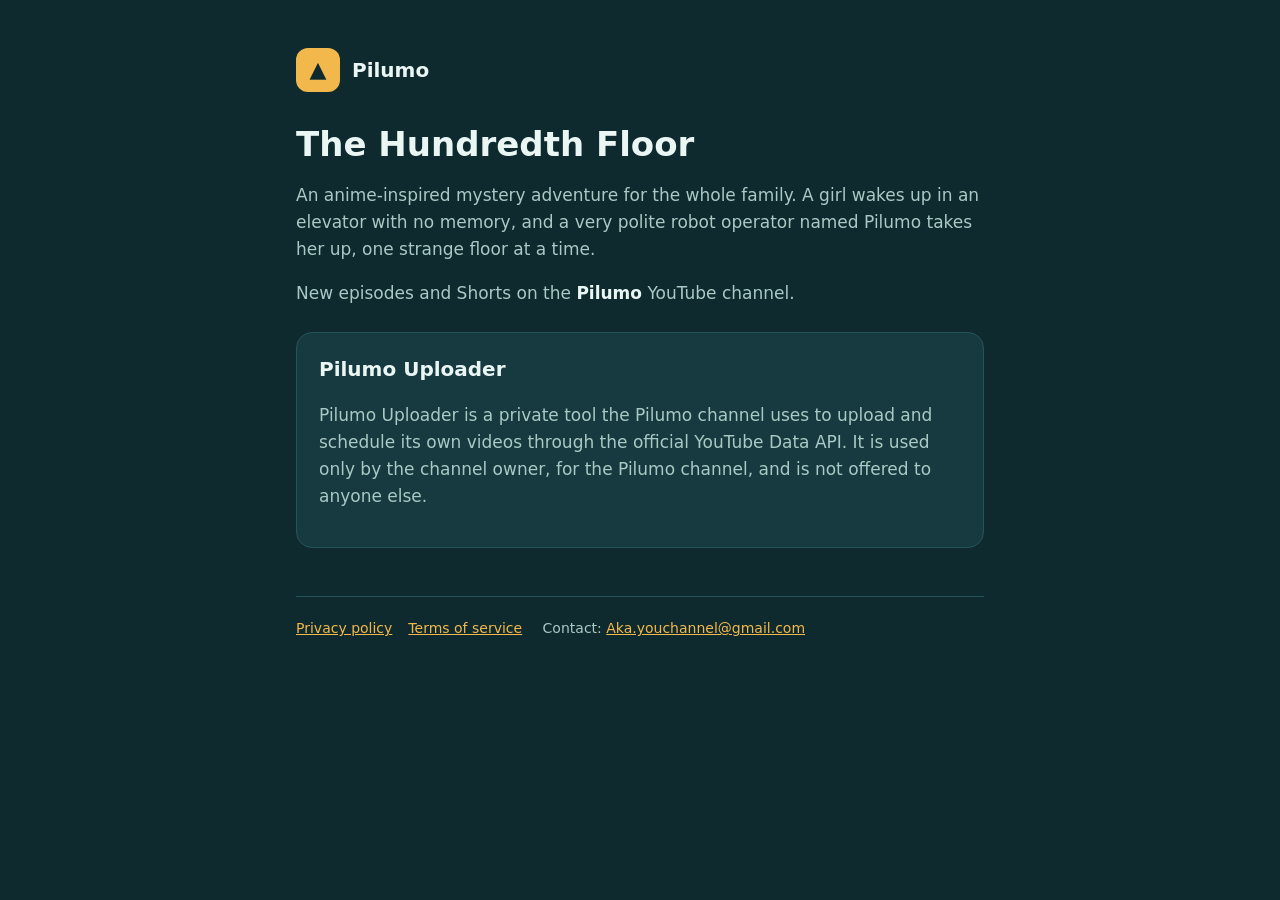
<file: index.html>
<!doctype html>
<html lang="en">
<head>
<meta charset="utf-8">
<meta name="viewport" content="width=device-width,initial-scale=1">
<title>Pilumo</title>
<meta name="description" content="Pilumo: home of The Hundredth Floor, an anime-inspired mystery adventure for the whole family.">
<link rel="stylesheet" href="style.css">
</head>
<body>
<main>
<header><div class="mark">▲</div><a href="./">Pilumo</a></header>
<h1>The Hundredth Floor</h1>
<p>An anime-inspired mystery adventure for the whole family. A girl wakes up in an elevator with no memory, and a very polite robot operator named Pilumo takes her up, one strange floor at a time.</p>
<p>New episodes and Shorts on the <strong>Pilumo</strong> YouTube channel.</p>

<div class="card">
<h2 style="margin-top:0">Pilumo Uploader</h2>
<p>Pilumo Uploader is a private tool the Pilumo channel uses to upload and schedule its own videos through the official YouTube Data API. It is used only by the channel owner, for the Pilumo channel, and is not offered to anyone else.</p>
</div>

<footer>
<a href="privacy.html">Privacy policy</a><a href="terms.html">Terms of service</a>
<span>Contact: <a href="mailto:Aka.youchannel@gmail.com">Aka.youchannel@gmail.com</a></span>
</footer>
</main>
</body>
</html>
</file>
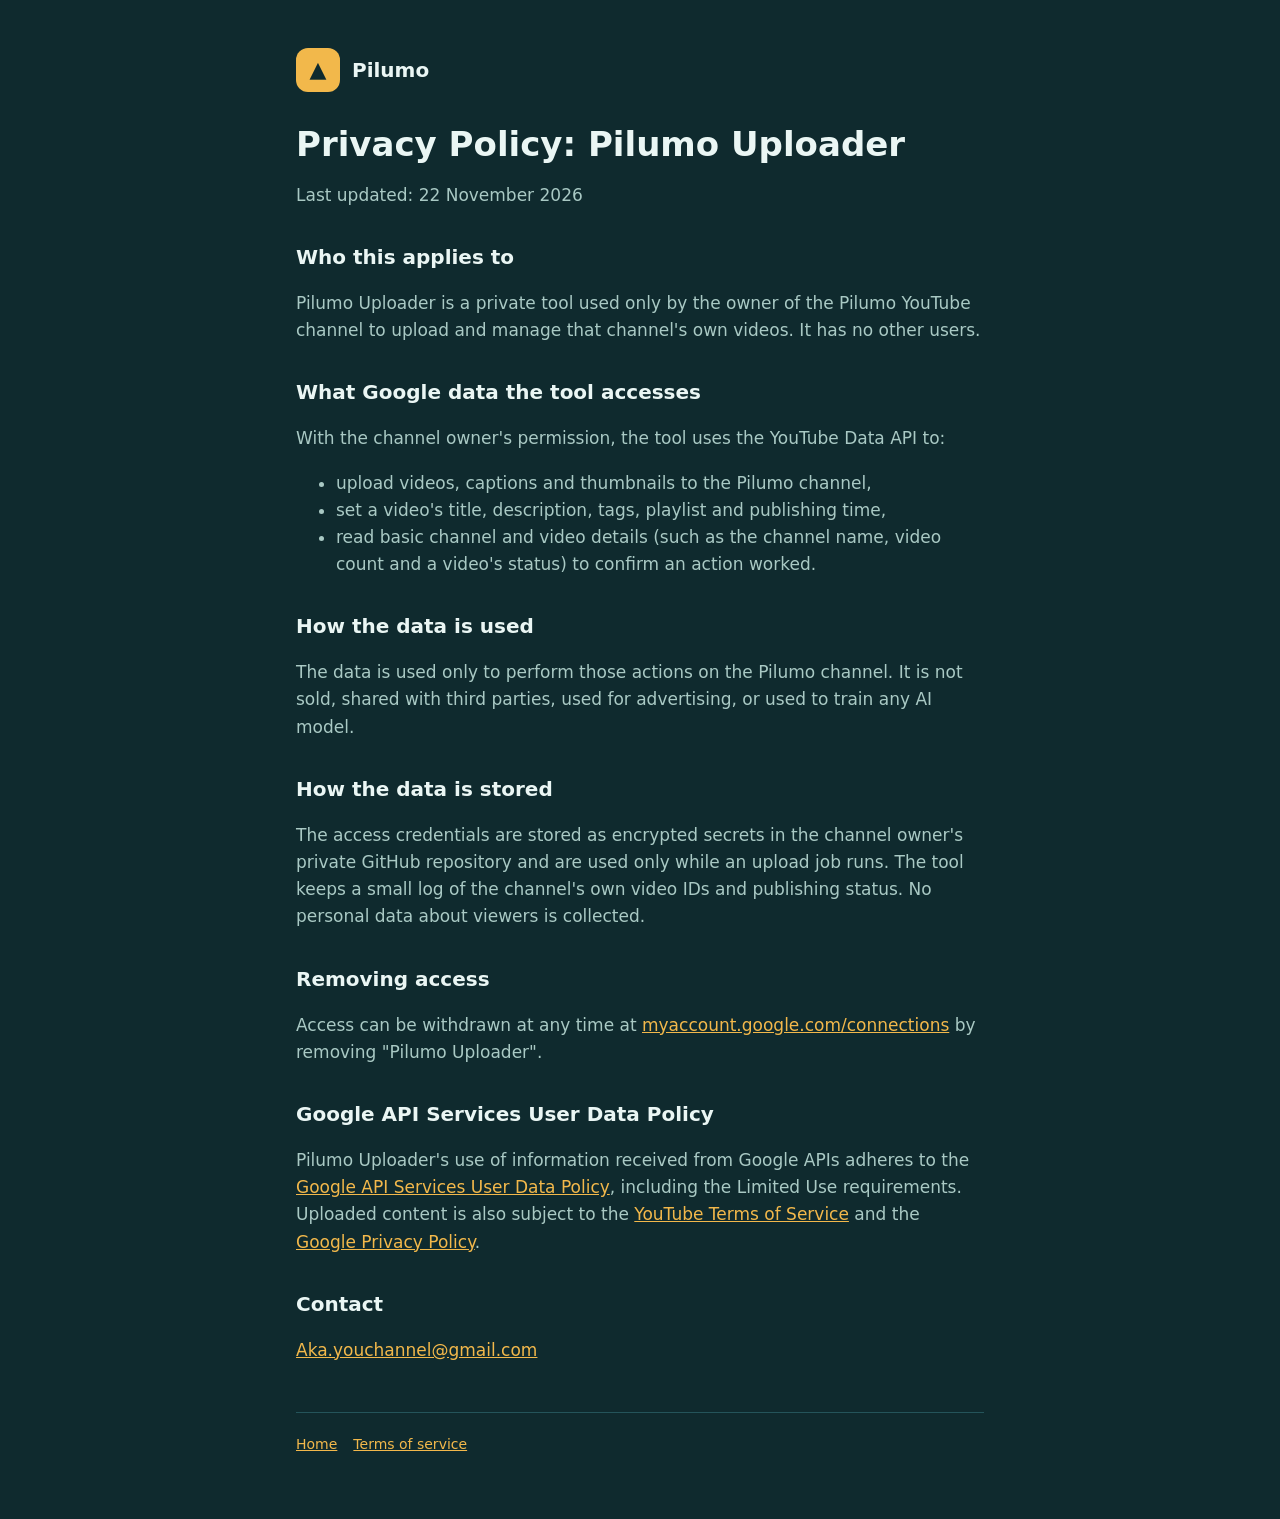
<file: privacy.html>
<!doctype html>
<html lang="en">
<head>
<meta charset="utf-8">
<meta name="viewport" content="width=device-width,initial-scale=1">
<title>Privacy Policy</title>
<link rel="stylesheet" href="style.css">
</head>
<body>
<main>
<header><div class="mark">▲</div><a href="./">Pilumo</a></header>
<h1>Privacy Policy: Pilumo Uploader</h1>
<p>Last updated: 22 November 2026</p>

<h2>Who this applies to</h2>
<p>Pilumo Uploader is a private tool used only by the owner of the Pilumo YouTube channel to upload and manage that channel's own videos. It has no other users.</p>

<h2>What Google data the tool accesses</h2>
<p>With the channel owner's permission, the tool uses the YouTube Data API to:</p>
<ul>
<li>upload videos, captions and thumbnails to the Pilumo channel,</li>
<li>set a video's title, description, tags, playlist and publishing time,</li>
<li>read basic channel and video details (such as the channel name, video count and a video's status) to confirm an action worked.</li>
</ul>

<h2>How the data is used</h2>
<p>The data is used only to perform those actions on the Pilumo channel. It is not sold, shared with third parties, used for advertising, or used to train any AI model.</p>

<h2>How the data is stored</h2>
<p>The access credentials are stored as encrypted secrets in the channel owner's private GitHub repository and are used only while an upload job runs. The tool keeps a small log of the channel's own video IDs and publishing status. No personal data about viewers is collected.</p>

<h2>Removing access</h2>
<p>Access can be withdrawn at any time at <a href="https://myaccount.google.com/connections">myaccount.google.com/connections</a> by removing "Pilumo Uploader".</p>

<h2>Google API Services User Data Policy</h2>
<p>Pilumo Uploader's use of information received from Google APIs adheres to the <a href="https://developers.google.com/terms/api-services-user-data-policy">Google API Services User Data Policy</a>, including the Limited Use requirements. Uploaded content is also subject to the <a href="https://www.youtube.com/t/terms">YouTube Terms of Service</a> and the <a href="https://policies.google.com/privacy">Google Privacy Policy</a>.</p>

<h2>Contact</h2>
<p><a href="mailto:Aka.youchannel@gmail.com">Aka.youchannel@gmail.com</a></p>

<footer><a href="./">Home</a><a href="terms.html">Terms of service</a></footer>
</main>
</body>
</html>
</file>
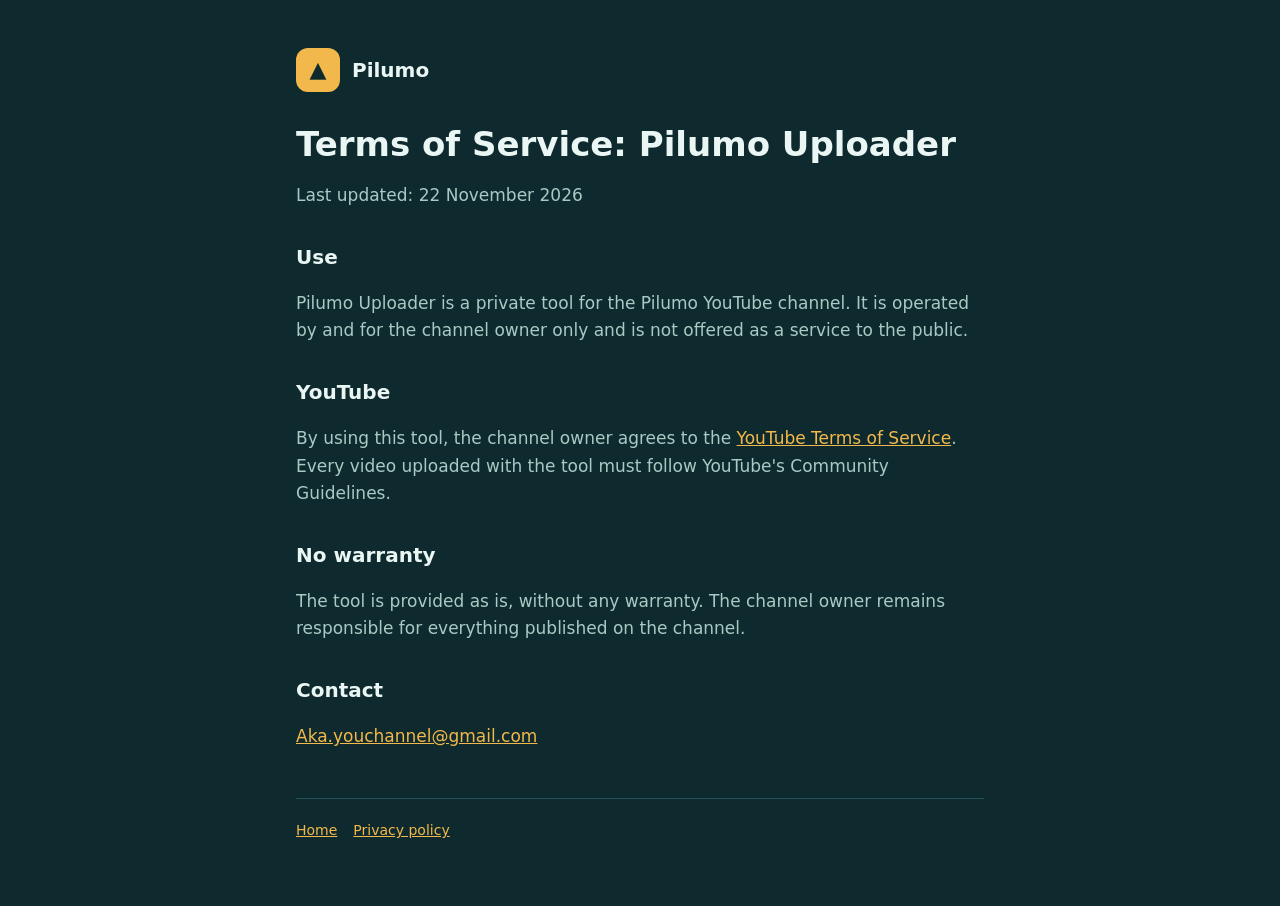
<file: terms.html>
<!doctype html>
<html lang="en">
<head>
<meta charset="utf-8">
<meta name="viewport" content="width=device-width,initial-scale=1">
<title>Terms of Service</title>
<link rel="stylesheet" href="style.css">
</head>
<body>
<main>
<header><div class="mark">▲</div><a href="./">Pilumo</a></header>
<h1>Terms of Service: Pilumo Uploader</h1>
<p>Last updated: 22 November 2026</p>

<h2>Use</h2>
<p>Pilumo Uploader is a private tool for the Pilumo YouTube channel. It is operated by and for the channel owner only and is not offered as a service to the public.</p>

<h2>YouTube</h2>
<p>By using this tool, the channel owner agrees to the <a href="https://www.youtube.com/t/terms">YouTube Terms of Service</a>. Every video uploaded with the tool must follow YouTube's Community Guidelines.</p>

<h2>No warranty</h2>
<p>The tool is provided as is, without any warranty. The channel owner remains responsible for everything published on the channel.</p>

<h2>Contact</h2>
<p><a href="mailto:Aka.youchannel@gmail.com">Aka.youchannel@gmail.com</a></p>

<footer><a href="./">Home</a><a href="privacy.html">Privacy policy</a></footer>
</main>
</body>
</html>
</file>
<file: style.css>
:root{--bg:#0f2a2e;--card:#163a3f;--ink:#eaf6f4;--muted:#a9c9c4;--accent:#f2b84b;--line:#24545a}
*{box-sizing:border-box}
body{margin:0;background:var(--bg);color:var(--ink);font:17px/1.6 system-ui,-apple-system,"Segoe UI",Roboto,sans-serif}
main{max-width:720px;margin:0 auto;padding:48px 16px 64px}
header{display:flex;align-items:center;gap:12px;margin-bottom:32px}
.mark{width:44px;height:44px;border-radius:12px;background:var(--accent);display:grid;place-items:center;color:var(--bg);font-weight:800;font-size:22px}
header a{color:var(--ink);text-decoration:none;font-weight:700;font-size:20px}
h1{font-size:34px;line-height:1.2;margin:0 0 12px}
h2{font-size:20px;margin:32px 0 8px}
p,li{color:var(--muted)}
strong{color:var(--ink)}
a{color:var(--accent)}
.card{background:var(--card);border:1px solid var(--line);border-radius:16px;padding:20px 22px;margin:24px 0}
footer{margin-top:48px;padding-top:20px;border-top:1px solid var(--line);font-size:14px;color:var(--muted)}
footer a{margin-right:16px}
</file>
